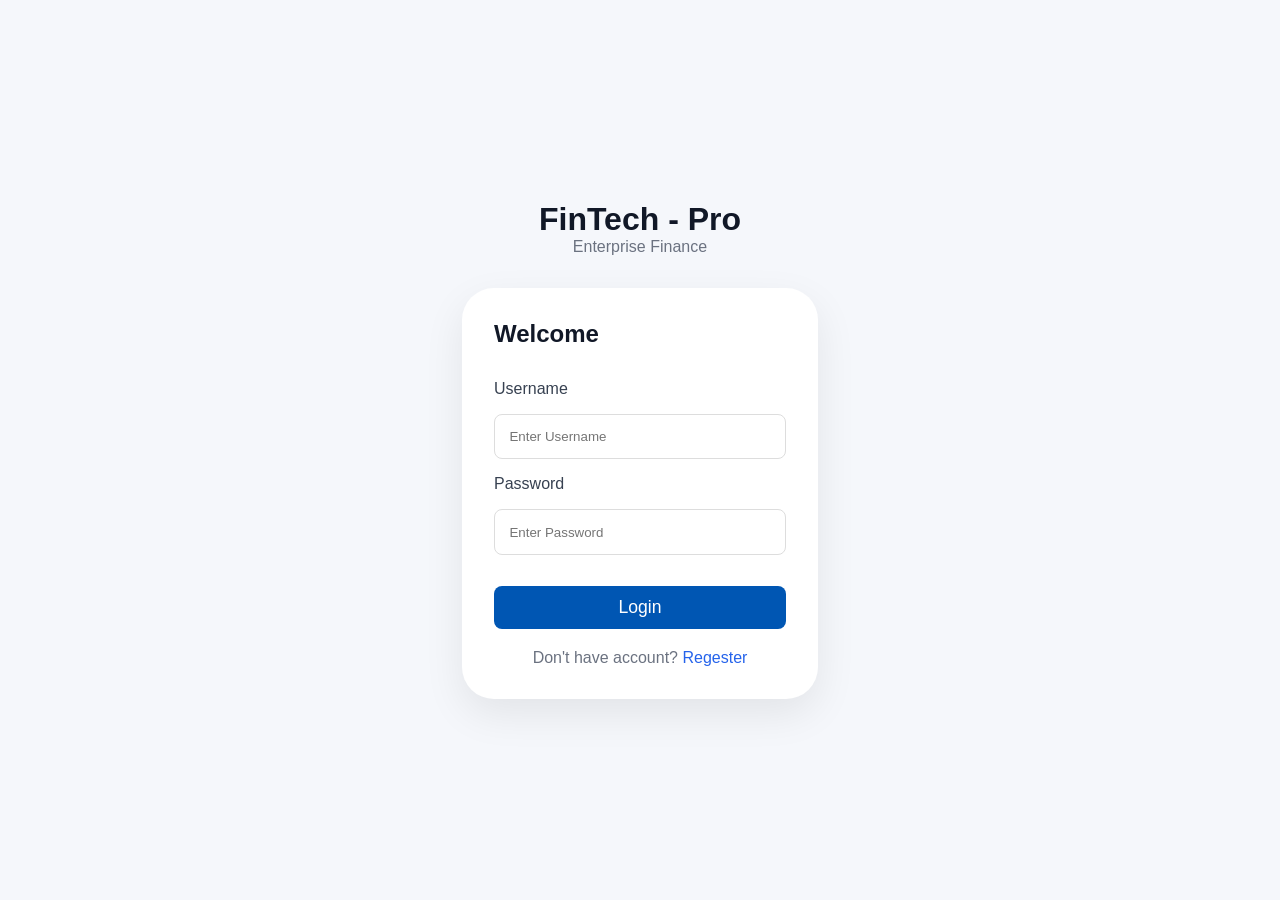
<file: FinTrack Pro/index.html>
<!DOCTYPE html>
<html lang="en">

<head>
    <meta charset="UTF-8">
    <meta name="viewport" content="width=device-width, initial-scale=1.0">
    <title>FinTech Pro - Login</title>
    <link rel="stylesheet" href="css/login.css">
</head>

<body>

    <div class="container">
        <div class="app-name">
            <h1>FinTech - Pro</h1>
            <p>Enterprise Finance</p>
        </div>

        <div class="login-box">
            <h2>Welcome</h2>

            <form id="loginForm">
                <label>Username</label>
                <input type="text" id="loginName" placeholder="Enter Username">

                <label>Password</label>
                <input type="password" id="loginPassword" placeholder="Enter Password">

                <button>Login</button>
            </form>

            <p class="register">
                Don't have account?
                <a href="register.html">Regester</a>
            </p>
        </div>
    </div>

    <script src="js/storage.js"></script>
    <script src="js/auth.js"></script>
</body>

</html>
</file>
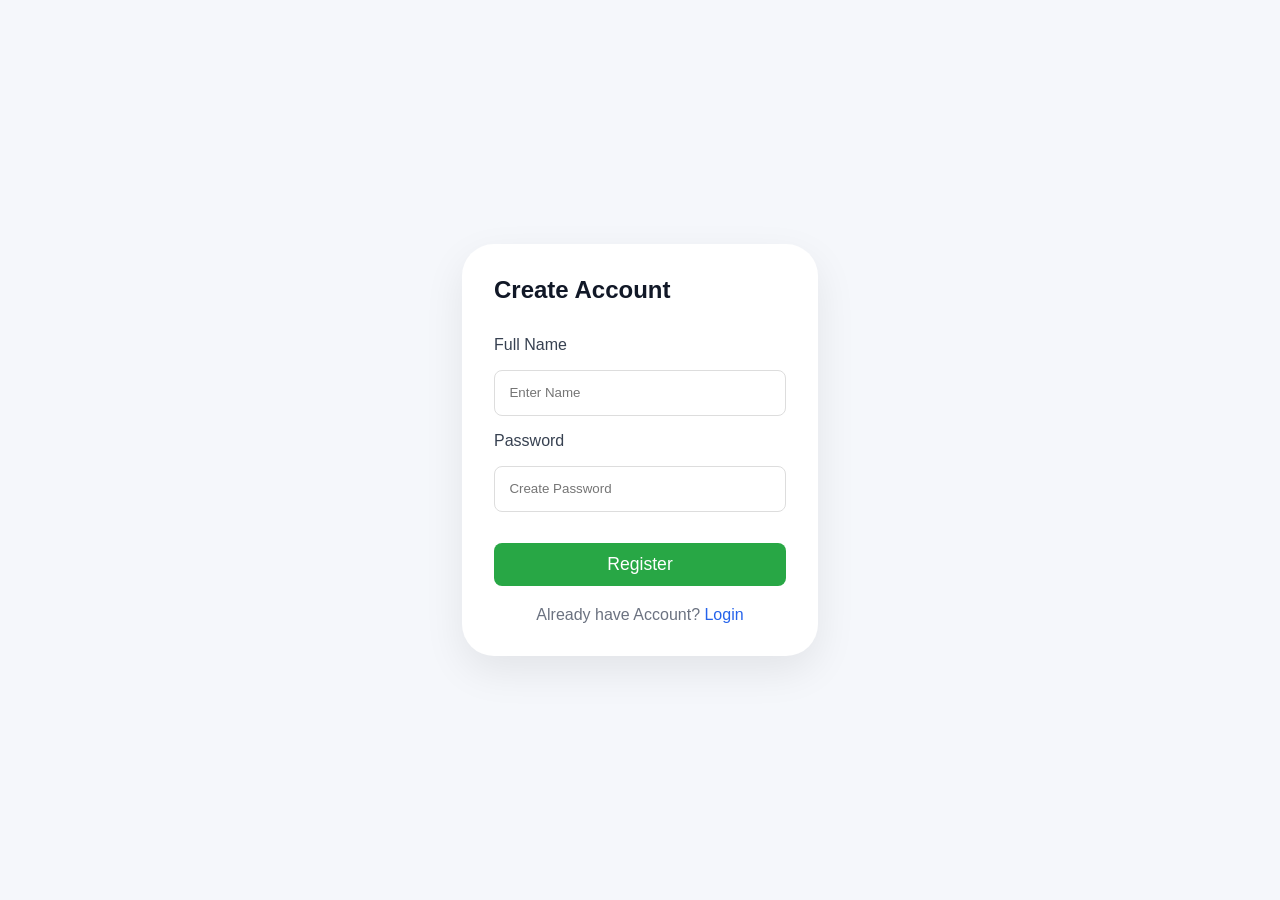
<file: FinTrack Pro/register.html>
<!DOCTYPE html>
<html lang="en">
<head>
    <meta charset="UTF-8">
    <meta name="viewport" content="width=device-width, initial-scale=1.0">
    <title>FinTech Pro - Register</title>
    <link rel="stylesheet" href="css/login.css">
</head>
<body>
    <div class="container">
        <div class="register-box">
            <h2>Create Account</h2>

            <form id="registerForm">
                <label>Full Name</label>
                <input type="text" id="username" placeholder="Enter Name">

                <label>Password</label>
                <input type="password" id="password" placeholder="Create Password">

                <button class="register-btn">Register</button>
            </form>

            <p class="register-form-bottom">Already have Account? <a href="index.html">Login</a></p>
        </div>
    </div>

    <script src="js/storage.js"></script>
    <script src="js/auth.js"></script>
</body>
</html>
</file>
<file: FinTrack Pro/css/login.css>
* {
  margin: 0;
  padding: 0;
  box-sizing: border-box;
  font-family: Arial, Helvetica, sans-serif;
}

html,
body {
  height: 100%;
  width: 100%;
}

body {
  min-height: 100vh;
  background: #f5f7fb;
  display: flex;
  align-items: center;
  justify-content: center;
}

.container {
  width: 100%;
  max-width: 420px;
  padding: 2rem;
}

.app-name {
  text-align: center;
  margin-bottom: 2rem;
}

.app-name h1 {
  font-size: 2rem;
  color:#111827;
}

.app-name p{
    color:#6b7280;
}

.login-box, .register-box{
    background-color: white;
    padding: 2rem;
    border-radius: 2rem;
    box-shadow:  0 15px 40px rgba(0,0,0,.08);
}

h2{
    margin-bottom: 2rem;
    color:#111827;
}

form{
    display:flex;
    flex-direction:column;
    gap:1rem;
}

label{
    font-size: 1rem;
    color: #374151;
}

input,
select{
    width:100%;
    padding:0.9rem;
    border-radius:0.5rem;
    border:1px solid #ddd;
    outline:none;
}

input:focus{
    border-color:#2563eb;
}

button{
    border:none;
    cursor:pointer;
}

form button{
    margin-top:15px;
    background:#0056B3;
    color:white;
    padding:0.7rem;
    border-radius:8px;
    font-size:1.1rem;
    transition: all ease 0.3s;

}

form button:hover{
    background: #003a77;
}

.register{
    margin-top: 20px;
    text-align: center;
    color: #6b7280;
}

a{
    color:#2563eb;
    text-decoration:none;
}

.register-btn{
    background: #28A745;
    transition: all ease 0.3s;
}

.register-btn:hover{
    background-color: #13852e;
}

.register-form-bottom{
    margin-top: 20px;
    text-align: center;
    color: #6b7280;
}
</file>
